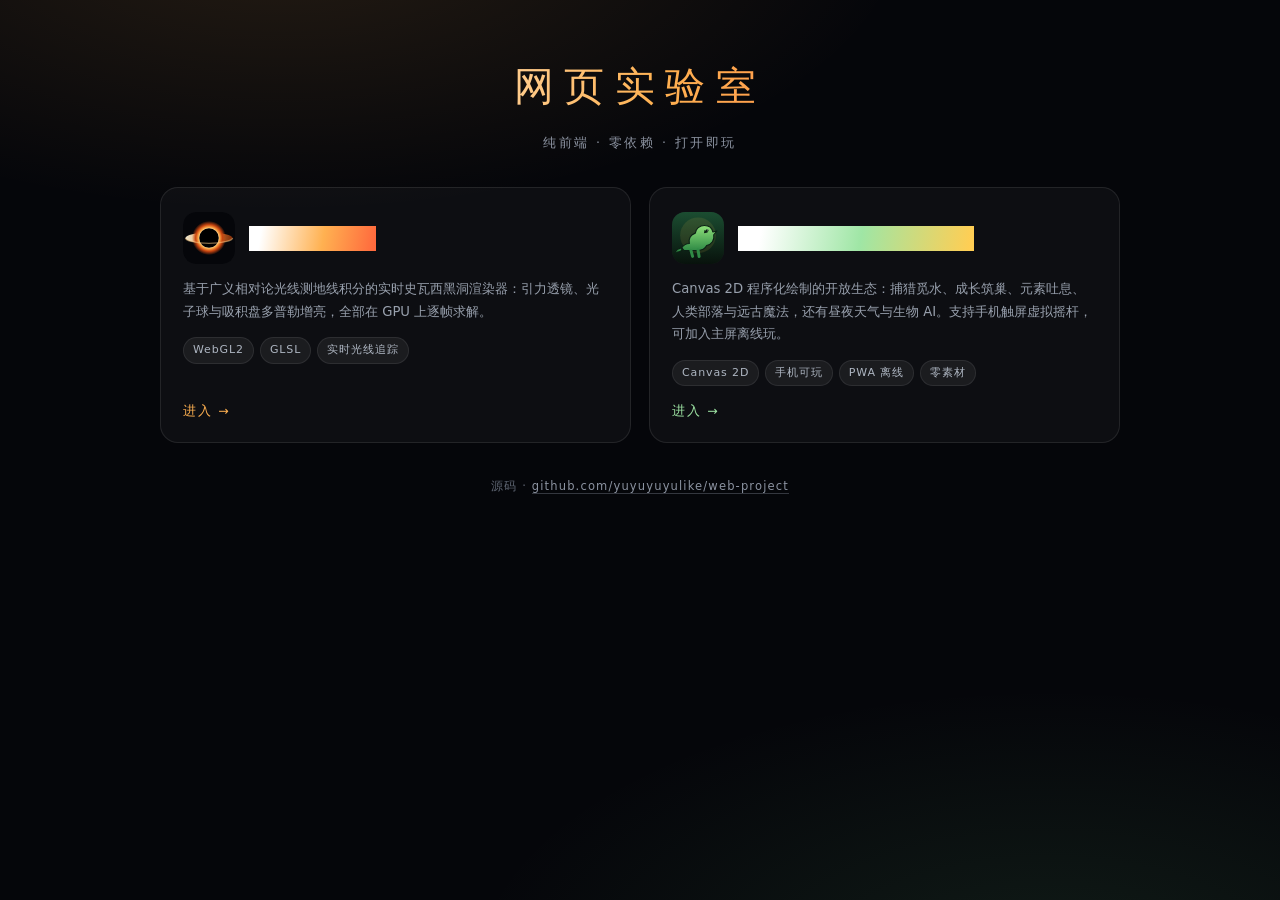
<file: index.html>
<!DOCTYPE html>
<html lang="zh-CN">
<head>
<meta charset="utf-8">
<meta name="viewport" content="width=device-width, initial-scale=1.0, viewport-fit=cover">
<title>网页实验室 · web-project</title>
<meta name="description" content="纯前端网页实验：WebGL2 实时黑洞渲染器、Canvas 2D 恐龙生存模拟器。零依赖，打开即玩。">
<meta name="theme-color" content="#05060a">
<meta name="color-scheme" content="dark">
<link rel="icon" href="blackhole/favicon.svg" type="image/svg+xml">
<style>
  *{box-sizing:border-box}
  html,body{margin:0;padding:0}
  body{
    min-height:100vh;background:#05060a;color:#e7eaf0;
    font:400 15px/1.7 "Segoe UI","PingFang SC","Microsoft YaHei",system-ui,sans-serif;
    background-image:
      radial-gradient(ellipse 70% 45% at 22% -8%,rgba(255,177,81,.13),transparent 70%),
      radial-gradient(ellipse 65% 45% at 82% 108%,rgba(120,220,140,.10),transparent 70%);
    -webkit-font-smoothing:antialiased;
  }
  main{
    max-width:1000px;margin:0 auto;
    padding:calc(52px + env(safe-area-inset-top,0px)) calc(20px + env(safe-area-inset-right,0px))
            calc(38px + env(safe-area-inset-bottom,0px)) calc(20px + env(safe-area-inset-left,0px));
  }
  header{text-align:center;margin-bottom:34px}
  header h1{
    margin:0;font-size:clamp(26px,6.4vw,40px);font-weight:200;letter-spacing:.26em;
    background:linear-gradient(100deg,#fff 8%,#ffb151 52%,#ff6a3d 96%);
    -webkit-background-clip:text;background-clip:text;color:transparent;
  }
  header p{margin:12px 0 0;color:#8c93a1;font-size:12.5px;letter-spacing:.2em}
  .grid{display:grid;gap:18px;grid-template-columns:repeat(auto-fit,minmax(300px,1fr))}
  .card{
    position:relative;display:flex;flex-direction:column;gap:14px;
    padding:24px 22px 20px;border-radius:18px;text-decoration:none;color:inherit;
    background:rgba(255,255,255,.035);border:1px solid rgba(255,255,255,.09);
    transition:transform .22s ease,border-color .22s ease,background .22s ease,box-shadow .22s ease;
    -webkit-tap-highlight-color:transparent;
  }
  .card:hover,.card:focus-visible{
    transform:translateY(-4px);background:rgba(255,255,255,.06);
    border-color:rgba(255,255,255,.22);box-shadow:0 18px 44px rgba(0,0,0,.45);outline:none;
  }
  .card:active{transform:translateY(-1px) scale(.995)}
  .top{display:flex;align-items:center;gap:14px}
  .top img{width:52px;height:52px;border-radius:13px;flex:0 0 auto;background:rgba(255,255,255,.04)}
  .card h2{
    margin:0;font-size:17px;font-weight:500;letter-spacing:.06em;line-height:1.45;
    -webkit-background-clip:text;background-clip:text;color:transparent;
  }
  .bh h2{background:linear-gradient(100deg,#fff 10%,#ffb151 58%,#ff6a3d 98%)}
  .dino h2{background:linear-gradient(100deg,#fff 10%,#9fe6a5 52%,#ffce54 98%)}
  .card p{margin:0;color:#98a0ad;font-size:13.2px}
  .tags{display:flex;flex-wrap:wrap;gap:6px}
  .tags i{
    font-style:normal;font-size:11px;letter-spacing:.08em;color:#aeb6c2;
    padding:3px 9px;border-radius:20px;background:rgba(255,255,255,.06);
    border:1px solid rgba(255,255,255,.08);
  }
  .go{
    margin-top:auto;font-size:12.5px;letter-spacing:.14em;color:#6f7684
  }
  .bh .go{color:#ffb151}
  .dino .go{color:#9fe6a5}
  footer{
    margin-top:34px;text-align:center;color:#5f6673;font-size:11.5px;letter-spacing:.1em;
  }
  footer a{color:#8c93a1;text-decoration:none;border-bottom:1px solid rgba(140,147,161,.35)}
  footer a:hover{color:#e7eaf0}
  @media (max-width:520px){
    main{padding-top:calc(34px + env(safe-area-inset-top,0px))}
    header{margin-bottom:24px}
    .card{padding:20px 18px 18px}
    .top img{width:46px;height:46px}
  }
</style>
</head>
<body>
<main>
  <header>
    <h1>网页实验室</h1>
    <p>纯前端 · 零依赖 · 打开即玩</p>
  </header>

  <div class="grid">
    <a class="card bh" href="blackhole/">
      <div class="top">
        <img src="blackhole/favicon.svg" alt="">
        <h2>奇点 · 网页黑洞</h2>
      </div>
      <p>基于广义相对论光线测地线积分的实时史瓦西黑洞渲染器：引力透镜、光子球与吸积盘多普勒增亮，全部在 GPU 上逐帧求解。</p>
      <div class="tags"><i>WebGL2</i><i>GLSL</i><i>实时光线追踪</i></div>
      <span class="go">进入 →</span>
    </a>

    <a class="card dino" href="dino-survival/">
      <div class="top">
        <img src="dino-survival/icon.svg" alt="">
        <h2>侏罗纪求生 · 恐龙生存模拟器</h2>
      </div>
      <p>Canvas 2D 程序化绘制的开放生态：捕猎觅水、成长筑巢、元素吐息、人类部落与远古魔法，还有昼夜天气与生物 AI。支持手机触屏虚拟摇杆，可加入主屏离线玩。</p>
      <div class="tags"><i>Canvas 2D</i><i>手机可玩</i><i>PWA 离线</i><i>零素材</i></div>
      <span class="go">进入 →</span>
    </a>
  </div>

  <footer>源码 · <a href="https://github.com/yuyuyuyulike/web-project">github.com/yuyuyuyulike/web-project</a></footer>
</main>
</body>
</html>
</file>
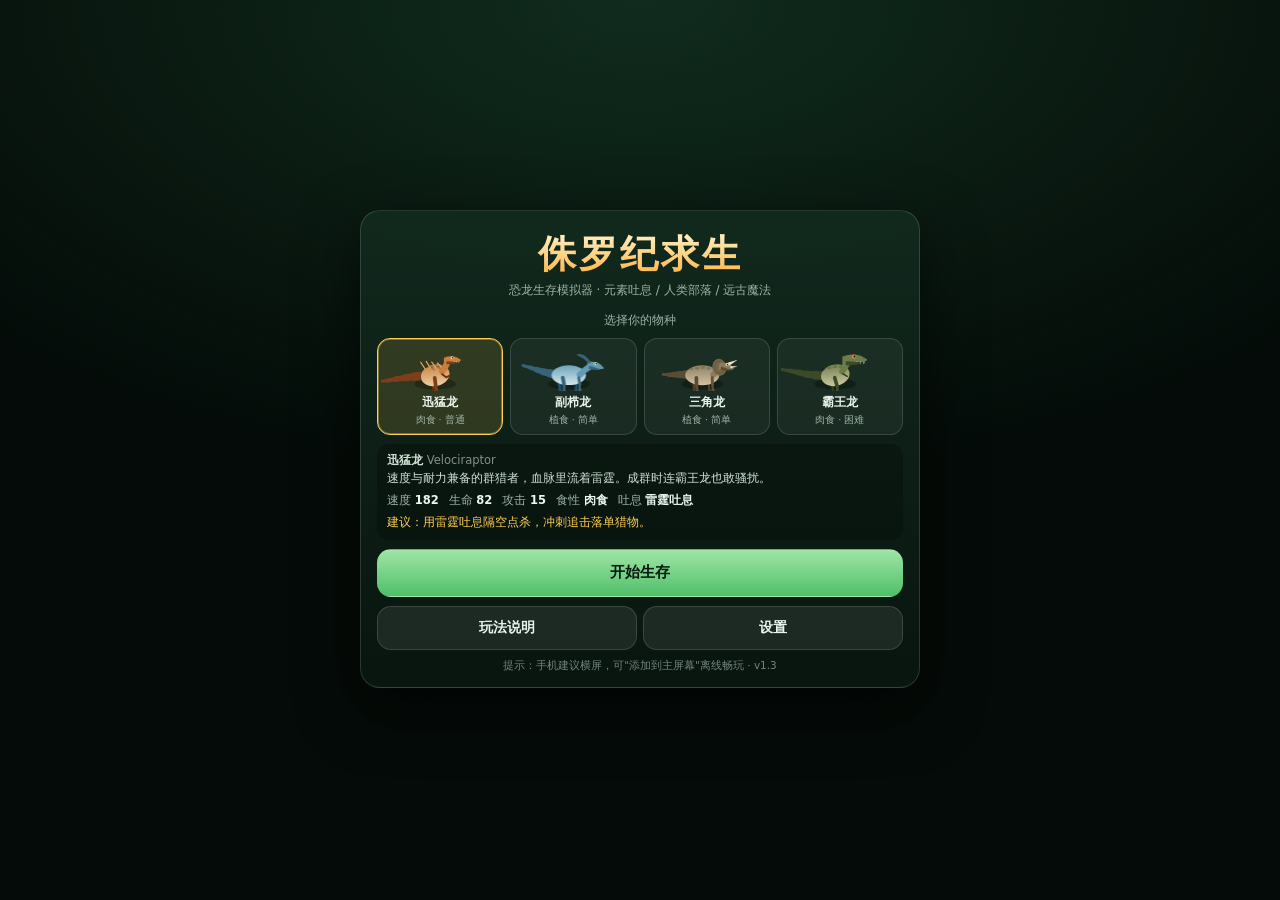
<file: dino-survival/index.html>
<!DOCTYPE html>
<html lang="zh-CN">
<head>
<meta charset="UTF-8" />
<meta name="viewport" content="width=device-width, initial-scale=1, maximum-scale=1, user-scalable=no, viewport-fit=cover" />
<title>侏罗纪求生 · 恐龙生存模拟器</title>
<meta name="description" content="纯网页恐龙生存模拟器：捕猎、饮水、成长、筑巢、躲避天灾。支持手机触屏虚拟摇杆与电脑键盘。" />
<meta name="theme-color" content="#0a1710" />
<meta name="apple-mobile-web-app-capable" content="yes" />
<meta name="mobile-web-app-capable" content="yes" />
<meta name="apple-mobile-web-app-status-bar-style" content="black-translucent" />
<link rel="icon" href="icon.svg?v=13" type="image/svg+xml" />
<link rel="apple-touch-icon" href="icon.svg?v=13" />
<link rel="manifest" href="manifest.webmanifest?v=13" />
<link rel="stylesheet" href="styles.css?v=13" />
</head>
<body>
<div id="app">
  <canvas id="game"></canvas>

  <!-- ======================= HUD ======================= -->
  <div id="hud" class="hidden">
    <div class="panel-left">
      <div class="idcard">
        <span id="who-name">迅猛龙</span>
        <span id="who-stage" class="tag">幼年</span>
        <span id="who-lv" class="tag lv">Lv 1</span>
      </div>
      <div class="bars">
        <div class="bar hp"><i id="f-hp"></i><span>生命</span></div>
        <div class="bar food"><i id="f-food"></i><span>饱食</span></div>
        <div class="bar water"><i id="f-water"></i><span>水分</span></div>
        <div class="bar stam"><i id="f-stam"></i><span>耐力</span></div>
        <div class="bar mana"><i id="f-mana"></i><span>魔力</span></div>
        <div class="bar exp"><i id="f-exp"></i><span>成长</span></div>
      </div>
      <div id="relics" class="relics"></div>
    </div>

    <div class="panel-right">
      <div class="topline">
        <span id="clock" class="chip">第 1 天 06:00</span>
        <span id="weather" class="chip">☀ 晴朗</span>
      </div>
      <canvas id="minimap" width="132" height="132"></canvas>
      <div class="sysbtns">
        <button id="btn-sound" class="sys" aria-label="声音开关">🔊</button>
        <button id="btn-full" class="sys" aria-label="全屏">⛶</button>
        <button id="btn-pause" class="sys" aria-label="暂停">II</button>
      </div>
    </div>

    <div id="prompt" class="prompt hidden"></div>
    <div id="toasts"></div>
    <div id="keyhint" class="keyhint">WASD 移动 · J 撕咬 · Q 吐息 · Shift 冲刺 · E 进食/饮水/祈祷 · R 咆哮 · N 巢穴 · Esc 暂停</div>
  </div>

  <!-- ================= 触屏控制层 ================= -->
  <div id="touch" class="hidden">
    <div id="stickzone">
      <div id="stick"><i id="knob"></i></div>
    </div>
    <div id="pad">
      <button class="pbtn tiny" id="btn-roar">吼</button>
      <button class="pbtn tiny" id="btn-nest">巢</button>
      <button class="pbtn mid" id="btn-act">进食</button>
      <button class="pbtn mid" id="btn-sprint">冲刺</button>
      <button class="pbtn breath" id="btn-breath">焰</button>
      <button class="pbtn big" id="btn-attack">咬</button>
    </div>
  </div>

  <!-- ================= 主菜单 ================= -->
  <div id="menu" class="screen">
    <div class="sheet">
      <div class="brand">
        <h1>侏罗纪求生</h1>
        <p class="sub">恐龙生存模拟器 · 元素吐息 / 人类部落 / 远古魔法</p>
      </div>
      <p class="pick-tip">选择你的物种</p>
      <div id="speclist" class="speclist"></div>
      <div id="spec-detail" class="detail"></div>
      <div class="row">
        <button id="btn-start" class="main">开始生存</button>
        <button id="btn-continue" class="ghost hidden">继续存档</button>
      </div>
      <div class="row tight">
        <button id="btn-help" class="ghost">玩法说明</button>
        <button id="btn-settings" class="ghost">设置</button>
      </div>
      <p class="foot">提示：手机建议横屏，可"添加到主屏幕"离线畅玩 · <span id="ver">v-</span></p>
    </div>
  </div>

  <!-- ================= 说明 ================= -->
  <div id="help" class="screen hidden">
    <div class="sheet">
      <h2>怎么活下去</h2>
      <div class="scroll">
        <ul class="rules">
          <li><b>饱食 / 水分</b>会随时间下降。归零后开始掉血。</li>
          <li><b>肉食恐龙</b>靠撕咬猎物，尸体可以反复啃食；<b>植食恐龙</b>吃地上的蕨类与灌木，植物会慢慢长回来。</li>
          <li>走到<b>水边</b>按住"进食/饮水"补充水分；下雨天也会缓慢回水。</li>
          <li>进食与击杀都能获得<b>成长值</b>：幼年 → 亚成年 → 成年 → 霸主，体型、血量、伤害同步变强。</li>
          <li><b>咆哮</b>会吓退比你弱的生物，但也会把远处的掠食者吸引过来。</li>
          <li>吃饱喝足时可以<b>筑巢</b>：在巢中<b>睡觉</b>能安全度过夜晚，<b>产蛋</b>孵化的幼崽会跟随你一起战斗。</li>
          <li>夜晚掠食者更凶猛，注意<b>暴雨、迷雾、血月、陨石雨</b>等天灾事件。</li>
          <li><b>元素吐息</b>：每个物种都有独门吐息（焰/霜/雷/震），消耗<b>魔力</b>。站在<b>魔力水晶</b>或<b>符文圈</b>旁边回魔极快。</li>
          <li><b>人类部落</b>：地图上有三座营地。猎人投长矛、萨满扔火球并治疗族人、酋长是精英。他们也会围猎野生恐龙，你可以坐看两边互殴。</li>
          <li>咬碎营地中央的<b>图腾柱</b>可以让它停止派兵，并掉落一件<b>遗物</b>（永久强化，最多 4 件）。</li>
          <li><b>符文圈</b>里按进食键可以<b>祈祷</b>，随机获得力量 / 迅捷 / 守护祝福（60 秒）。</li>
          <li>夜里会出现瞬移偷袭的<b>幽影龙</b>；第 5 天起可能触发 <b>龙王降临</b>，熔岩暴龙脚下会留下火痕。</li>
          <li><b>撕咬自动瞄准</b>：靠近猎物时自动转向最合适的目标（红圈标出），走位完全不受影响。</li>
          <li><b>巢可以搬家</b>：走到新地点连按两次「迁巢」，巢和蛋一起搬过去。</li>
          <li><b>天上有翼龙</b>盘旋，会俯冲叼走小猎物、甚至偷你巢里的蛋。高空咬不到 —— 等它俯冲下来再咬，或用吐息把它打下来。</li>
          <li><b>地穴</b>：山脚下有洞口，站上去按进食键「进洞」。地下漆黑（视野更小），有发光蘑菇、地下水潭、<b>岩浆</b>（会烧伤）、成群<b>洞穴蝠龙</b>、幽影龙，深处还有守着<b>远古祭坛</b>的熔岩暴龙 —— 祭坛必掉一件遗物。回到出口按「出洞」。</li>
          <li>小地图：绿=植食，红=掠食者，白=人类，橙方块=营地，青=魔力水晶，紫=符文圈，金点=你的巢，深色方块=洞口。</li>
        </ul>
        <h3>操作</h3>
        <ul class="rules">
          <li><b>手机</b>：左半屏任意位置按下即出现摇杆；右下角为咬 / 冲刺 / 进食 / 咆哮 / 巢穴。</li>
          <li><b>电脑</b>：WASD 或方向键移动，J 撕咬，Shift 冲刺，E 进食饮水，R 咆哮，N 巢穴，Esc 暂停。</li>
        </ul>
      </div>
      <div class="row"><button class="main" data-back="menu">返回</button></div>
    </div>
  </div>

  <!-- ================= 设置 ================= -->
  <div id="settings" class="screen hidden">
    <div class="sheet">
      <h2>设置</h2>
      <div class="scroll">
        <div class="setrow"><span>音效</span><button id="set-sound" class="opt">开</button></div>
        <div class="setrow"><span>摇杆位置</span><button id="set-hand" class="opt">左手</button></div>
        <div class="setrow"><span>画质</span><button id="set-quality" class="opt">高</button></div>
        <div class="setrow"><span>震动反馈</span><button id="set-vibe" class="opt">开</button></div>
        <div class="setrow"><span>触屏按钮</span><button id="set-touch" class="opt">自动</button></div>
        <div class="setrow"><span>视野远近</span><button id="set-zoom" class="opt">标准</button></div>
        <div class="setrow"><span>存档</span><button id="set-clear" class="opt danger">清除</button></div>
      </div>
      <div class="row"><button class="main" data-back="menu">返回</button></div>
    </div>
  </div>

  <!-- ================= 暂停 ================= -->
  <div id="pause" class="screen hidden">
    <div class="sheet narrow">
      <h2>暂停</h2>
      <div id="pause-stats" class="statgrid"></div>
      <div class="row"><button id="btn-resume" class="main">继续游戏</button></div>
      <div class="row tight">
        <button id="btn-psettings" class="ghost">设置</button>
        <button id="btn-quit" class="ghost">保存并退出</button>
      </div>
    </div>
  </div>

  <!-- ================= 结算 ================= -->
  <div id="over" class="screen hidden">
    <div class="sheet narrow">
      <h2 id="over-title">你倒下了</h2>
      <p id="over-reason" class="sub">被更强的掠食者杀死</p>
      <div id="over-stats" class="statgrid"></div>
      <div class="row"><button id="btn-again" class="main">再来一次</button></div>
      <div class="row tight"><button id="btn-tomenu" class="ghost">返回主菜单</button></div>
    </div>
  </div>

  <div id="rotate" class="rotate hidden">横屏体验更好 ↻</div>
</div>

<script src="src/util.js?v=13"></script>
<script src="src/audio.js?v=13"></script>
<script src="src/species.js?v=13"></script>
<script src="src/magic.js?v=13"></script>
<script src="src/world.js?v=13"></script>
<script src="src/creature.js?v=13"></script>
<script src="src/render.js?v=13"></script>
<script src="src/input.js?v=13"></script>
<script src="src/game.js?v=13"></script>
<script src="src/main.js?v=13"></script>
</body>
</html>
</file>
<file: dino-survival/styles.css>
/* ============ 侏罗纪求生 · 样式 ============ */
:root {
  --bg: #08120c;
  --ink: #e9f4ec;
  --muted: #9db3a5;
  --line: rgba(255, 255, 255, 0.14);
  --glass: rgba(9, 24, 17, 0.72);
  --hp: #ef5a4c;
  --food: #f0a636;
  --water: #46b4ee;
  --stam: #7ede63;
  --exp: #c78bf5;
  --mana: #9b7bff;
  --gold: #ffce54;
  --pad: calc(10px + env(safe-area-inset-left, 0px));
  --padr: calc(10px + env(safe-area-inset-right, 0px));
  --padt: calc(8px + env(safe-area-inset-top, 0px));
  --padb: calc(10px + env(safe-area-inset-bottom, 0px));
}

* { box-sizing: border-box; -webkit-tap-highlight-color: transparent; }

html, body {
  margin: 0; padding: 0; height: 100%; width: 100%;
  overflow: hidden; background: var(--bg); color: var(--ink);
  font-family: "PingFang SC", "Hiragino Sans GB", "Microsoft YaHei", "Noto Sans SC", system-ui, sans-serif;
  -webkit-user-select: none; user-select: none;
  touch-action: none; overscroll-behavior: none;
  -webkit-text-size-adjust: 100%;
}

#app { position: fixed; inset: 0; overflow: hidden; }

canvas#game {
  position: absolute; inset: 0; width: 100%; height: 100%;
  display: block; touch-action: none;
}

.hidden { display: none !important; }

/* ---------------- HUD ---------------- */
#hud { position: absolute; inset: 0; pointer-events: none; z-index: 5; }
#hud button { pointer-events: auto; }

.panel-left {
  position: absolute; left: var(--pad); top: var(--padt);
  width: min(46vw, 240px);
  background: var(--glass);
  border: 1px solid var(--line); border-radius: 14px;
  padding: 7px 9px 8px; backdrop-filter: blur(8px);
  box-shadow: 0 6px 20px rgba(0, 0, 0, 0.35);
}

.idcard { display: flex; align-items: center; gap: 5px; flex-wrap: wrap; margin-bottom: 6px; }
.idcard > span:first-child { font-weight: 800; font-size: 14px; letter-spacing: 0.5px; }
.tag {
  font-size: 10px; padding: 1px 6px; border-radius: 20px;
  background: rgba(255, 255, 255, 0.13); color: #d9ebdd;
}
.tag.lv { background: rgba(255, 206, 84, 0.2); color: var(--gold); font-weight: 700; }

.bars { display: flex; flex-direction: column; gap: 4px; }
.bar {
  position: relative; height: 13px; border-radius: 8px;
  background: rgba(255, 255, 255, 0.1); overflow: hidden;
}
.bar i {
  position: absolute; left: 0; top: 0; bottom: 0; width: 60%;
  border-radius: 8px; transition: width 0.18s linear;
}
.bar span {
  position: absolute; left: 7px; top: 0; line-height: 13px;
  font-size: 9px; letter-spacing: 1px; color: rgba(255, 255, 255, 0.9);
  text-shadow: 0 1px 2px rgba(0, 0, 0, 0.6);
}
.bar.hp i { background: linear-gradient(90deg, #c33, var(--hp)); }
.bar.food i { background: linear-gradient(90deg, #b9701c, var(--food)); }
.bar.water i { background: linear-gradient(90deg, #1e6d99, var(--water)); }
.bar.stam i { background: linear-gradient(90deg, #3f9c34, var(--stam)); }
.bar.mana i { background: linear-gradient(90deg, #4a35a8, var(--mana)); }
.bar.exp { height: 7px; }
.bar.exp i { background: linear-gradient(90deg, #7a45b8, var(--exp)); }
.bar.exp span { display: none; }

.relics { display: flex; gap: 4px; margin-top: 5px; min-height: 4px; flex-wrap: wrap; }
.relics i {
  font-size: 12px; font-style: normal; width: 21px; height: 21px;
  display: flex; align-items: center; justify-content: center;
  background: rgba(255, 255, 255, 0.12); border-radius: 6px;
  border: 1px solid rgba(255, 255, 255, 0.14);
}
.relics i.bl { background: rgba(255, 206, 84, 0.26); border-color: rgba(255, 206, 84, 0.5); }

.panel-right {
  position: absolute; right: var(--padr); top: var(--padt);
  display: flex; flex-direction: column; align-items: flex-end; gap: 6px;
}
.topline { display: flex; gap: 5px; flex-wrap: wrap; justify-content: flex-end; }
.chip {
  background: var(--glass); border: 1px solid var(--line);
  border-radius: 20px; padding: 3px 9px; font-size: 11px;
  backdrop-filter: blur(8px); white-space: nowrap;
}
#minimap {
  width: 96px; height: 96px; border-radius: 12px;
  border: 1px solid var(--line); background: rgba(4, 14, 10, 0.7);
  box-shadow: 0 6px 18px rgba(0, 0, 0, 0.4);
}
.sysbtns { display: flex; gap: 6px; }
.sys {
  width: 38px; height: 38px; border-radius: 11px;
  background: var(--glass); color: var(--ink);
  border: 1px solid var(--line); font-size: 15px;
  display: flex; align-items: center; justify-content: center;
  backdrop-filter: blur(8px); cursor: pointer;
}
.sys:active { transform: scale(0.92); background: rgba(255, 255, 255, 0.18); }
.sys.off { opacity: 0.45; }

.prompt {
  position: absolute; left: 50%; transform: translateX(-50%);
  bottom: calc(var(--padb) + 118px);
  background: rgba(8, 22, 16, 0.8); border: 1px solid var(--line);
  border-radius: 20px; padding: 5px 14px; font-size: 12px; color: #dff0e4;
  backdrop-filter: blur(6px); white-space: nowrap;
}

#toasts {
  position: absolute; left: 50%; transform: translateX(-50%);
  top: calc(var(--padt) + 6px); width: min(78vw, 380px);
  display: flex; flex-direction: column; align-items: center; gap: 5px;
}
.toast {
  background: rgba(10, 26, 19, 0.88); border: 1px solid var(--line);
  border-left: 3px solid var(--gold);
  border-radius: 10px; padding: 6px 12px; font-size: 12.5px;
  animation: pop 0.25s ease-out; backdrop-filter: blur(6px);
  max-width: 100%; text-align: center;
}
.toast.bad { border-left-color: var(--hp); }
.toast.good { border-left-color: var(--stam); }
.toast.info { border-left-color: var(--water); }
.toast.fade { opacity: 0; transform: translateY(-6px); transition: all 0.4s ease; }
@keyframes pop { from { opacity: 0; transform: translateY(-10px) scale(0.96); } to { opacity: 1; } }

.keyhint {
  position: absolute; left: 50%; transform: translateX(-50%);
  bottom: var(--padb); font-size: 11px; color: rgba(220, 235, 225, 0.5);
  white-space: nowrap; pointer-events: none;
}

/* ---------------- 触屏控制 ---------------- */
#touch { position: absolute; inset: 0; z-index: 6; pointer-events: none; }
#stickzone {
  position: absolute; left: 0; bottom: 0; width: 50%; height: 74%;
  pointer-events: auto;
}
#touch.right #stickzone { left: auto; right: 0; }
#touch.right #pad { right: auto; left: var(--pad); }

#stick {
  position: absolute; width: 132px; height: 132px; margin: -66px 0 0 -66px;
  left: 96px; top: calc(100% - 106px);
  border-radius: 50%; border: 2px solid rgba(255, 255, 255, 0.16);
  background: radial-gradient(circle, rgba(255, 255, 255, 0.1), rgba(255, 255, 255, 0.03) 70%);
  opacity: 0.5; transition: opacity 0.18s;
}
#stick.on { opacity: 0.95; }
#knob {
  position: absolute; left: 50%; top: 50%; width: 56px; height: 56px;
  margin: -28px 0 0 -28px; border-radius: 50%;
  background: radial-gradient(circle at 35% 30%, #f5fff8, #9fd7ae);
  box-shadow: 0 3px 10px rgba(0, 0, 0, 0.45);
}

#pad {
  position: absolute; right: var(--padr); bottom: var(--padb);
  width: 236px; height: 214px; pointer-events: none;
}
.pbtn {
  position: absolute; pointer-events: auto; border-radius: 50%;
  border: 1px solid rgba(255, 255, 255, 0.22);
  background: rgba(14, 34, 25, 0.62); color: #eaf7ee;
  font-size: 14px; font-weight: 700; font-family: inherit;
  backdrop-filter: blur(6px); cursor: pointer;
  box-shadow: 0 4px 14px rgba(0, 0, 0, 0.4);
  display: flex; align-items: center; justify-content: center;
  transition: transform 0.06s, background 0.1s;
}
.pbtn.down { transform: scale(0.9); background: rgba(120, 220, 150, 0.42); }
.pbtn.big {
  width: 90px; height: 90px; right: 0; bottom: 0; font-size: 20px;
  background: rgba(200, 70, 55, 0.55); border-color: rgba(255, 170, 160, 0.35);
}
.pbtn.big.down { background: rgba(255, 110, 90, 0.75); }
.pbtn.breath {
  width: 70px; height: 70px; right: 94px; bottom: 10px; font-size: 19px;
  background: linear-gradient(160deg, rgba(150, 90, 220, 0.62), rgba(230, 120, 60, 0.62));
  border-color: rgba(220, 180, 255, 0.42);
}
.pbtn.breath.down { background: linear-gradient(160deg, rgba(190, 130, 255, 0.85), rgba(255, 160, 80, 0.85)); }
.pbtn.mid { width: 62px; height: 62px; }
#btn-act { right: 170px; bottom: 30px; font-size: 12.5px; }
#btn-sprint { right: 6px; bottom: 96px; font-size: 12.5px; }
.pbtn.tiny { width: 50px; height: 50px; font-size: 12.5px; }
#btn-roar { right: 68px; bottom: 116px; }
#btn-nest { right: 132px; bottom: 104px; }
.pbtn.dim { opacity: 0.38; }

/* ---------------- 屏幕面板 ---------------- */
.screen {
  position: absolute; inset: 0; z-index: 20;
  display: flex; align-items: center; justify-content: center;
  padding: calc(var(--padt) + 6px) var(--padr) calc(var(--padb) + 6px) var(--pad);
  background:
    radial-gradient(120% 90% at 50% 0%, rgba(30, 78, 52, 0.5), transparent 60%),
    rgba(4, 10, 8, 0.82);
  backdrop-filter: blur(7px);
  animation: fadein 0.22s ease-out;
}
@keyframes fadein { from { opacity: 0; } to { opacity: 1; } }

.sheet {
  width: min(94vw, 560px); max-height: 100%;
  background: linear-gradient(180deg, rgba(18, 42, 30, 0.96), rgba(9, 22, 16, 0.96));
  border: 1px solid var(--line); border-radius: 20px;
  padding: 16px 16px 14px; overflow: hidden;
  display: flex; flex-direction: column; gap: 9px;
  box-shadow: 0 20px 60px rgba(0, 0, 0, 0.6);
}
.sheet.narrow { width: min(92vw, 420px); }
.brand { text-align: center; }
.sheet h1 {
  margin: 2px 0 0; font-size: clamp(24px, 7vw, 38px); letter-spacing: 3px;
  background: linear-gradient(180deg, #fff5cf, #ffb03a);
  -webkit-background-clip: text; background-clip: text; color: transparent;
}
.sheet h2 { margin: 2px 0; font-size: 20px; text-align: center; }
.sheet h3 { margin: 10px 0 4px; font-size: 14px; color: var(--gold); }
.sub { margin: 2px 0 0; font-size: 12px; color: var(--muted); text-align: center; }
.pick-tip { margin: 4px 0 0; font-size: 12px; color: var(--muted); text-align: center; }
.foot { margin: 0; font-size: 10.5px; color: rgba(157, 179, 165, 0.7); text-align: center; }

.speclist { display: grid; grid-template-columns: repeat(4, 1fr); gap: 7px; }
.spec {
  border: 1px solid var(--line); border-radius: 13px; padding: 6px 3px 7px;
  background: rgba(255, 255, 255, 0.05); cursor: pointer;
  display: flex; flex-direction: column; align-items: center; gap: 3px;
  font-family: inherit; color: var(--ink); transition: all 0.15s;
}
.spec canvas { width: 100%; height: 46px; }
.spec b { font-size: 12px; }
.spec em { font-size: 9.5px; font-style: normal; color: var(--muted); }
.spec.sel {
  border-color: var(--gold); background: rgba(255, 206, 84, 0.14);
  box-shadow: 0 0 0 1px rgba(255, 206, 84, 0.4) inset;
}
.spec:active { transform: scale(0.96); }

.detail {
  font-size: 11.5px; color: #cfe3d5; line-height: 1.55;
  background: rgba(0, 0, 0, 0.25); border-radius: 12px; padding: 8px 10px;
  min-height: 58px;
}
.detail .stats { display: flex; gap: 10px; flex-wrap: wrap; margin-top: 4px; color: var(--muted); }
.detail .stats b { color: #eaf7ee; }

.row { display: flex; gap: 8px; }
.row.tight { gap: 6px; }
.row button { flex: 1; }
button.main, button.ghost {
  font-family: inherit; font-size: 15px; font-weight: 700;
  padding: 13px 10px; border-radius: 14px; cursor: pointer;
  border: 1px solid transparent; color: #06180f;
  background: linear-gradient(180deg, #9fe6a5, #4fbf6a);
  min-height: 48px;
}
button.ghost {
  background: rgba(255, 255, 255, 0.08); color: var(--ink);
  border-color: var(--line); font-size: 13.5px; font-weight: 600;
  padding: 11px 8px; min-height: 44px;
}
button.main:active, button.ghost:active { transform: scale(0.97); filter: brightness(1.08); }

.scroll { overflow-y: auto; -webkit-overflow-scrolling: touch; touch-action: pan-y; padding-right: 4px; }
.rules { margin: 4px 0; padding-left: 18px; font-size: 12.5px; line-height: 1.7; color: #d8e9dc; }
.rules b { color: var(--gold); font-weight: 700; }

.setrow {
  display: flex; align-items: center; justify-content: space-between;
  padding: 9px 4px; border-bottom: 1px solid rgba(255, 255, 255, 0.07);
  font-size: 13.5px;
}
.opt {
  font-family: inherit; font-size: 13px; font-weight: 700; color: var(--ink);
  background: rgba(255, 255, 255, 0.1); border: 1px solid var(--line);
  border-radius: 10px; padding: 7px 16px; min-width: 78px; cursor: pointer;
}
.opt:active { transform: scale(0.95); }
.opt.danger { color: #ff9b8f; border-color: rgba(255, 120, 100, 0.35); }

.statgrid { display: grid; grid-template-columns: 1fr 1fr; gap: 6px; font-size: 12.5px; }
.statgrid div {
  background: rgba(255, 255, 255, 0.06); border-radius: 10px; padding: 7px 10px;
  display: flex; justify-content: space-between; gap: 6px;
}
.statgrid b { color: var(--gold); }
.grade { text-align: center; font-size: 30px; font-weight: 900; color: var(--gold); letter-spacing: 2px; }

.rotate {
  position: absolute; left: 50%; bottom: calc(var(--padb) + 6px);
  transform: translateX(-50%); z-index: 30;
  background: rgba(0, 0, 0, 0.7); border-radius: 20px;
  padding: 6px 14px; font-size: 12px; color: #ffe6a8;
}

/* ---------------- 自适应 ---------------- */
@media (max-height: 460px) {
  .panel-left { width: min(40vw, 200px); padding: 5px 7px 6px; }
  .bar { height: 11px; }
  .bar span { line-height: 11px; font-size: 8.5px; }
  #minimap { width: 74px; height: 74px; }
  .sys { width: 34px; height: 34px; }
  .keyhint { display: none; }
  .sheet { padding: 10px 12px; gap: 6px; border-radius: 16px; }
  .sheet h1 { font-size: 22px; }
  .spec canvas { height: 34px; }
  button.main, button.ghost { min-height: 40px; padding: 9px; font-size: 13.5px; }
}
@media (max-width: 420px) {
  #pad { transform: scale(0.9); transform-origin: bottom right; }
  .speclist { grid-template-columns: repeat(2, 1fr); }
}
@media (max-width: 360px) {
  #pad { transform: scale(0.82); transform-origin: bottom right; }
}
#touch.right #pad { transform-origin: bottom left; }
@media (pointer: fine) and (min-width: 900px) {
  .keyhint { font-size: 12px; }
}
</file>
